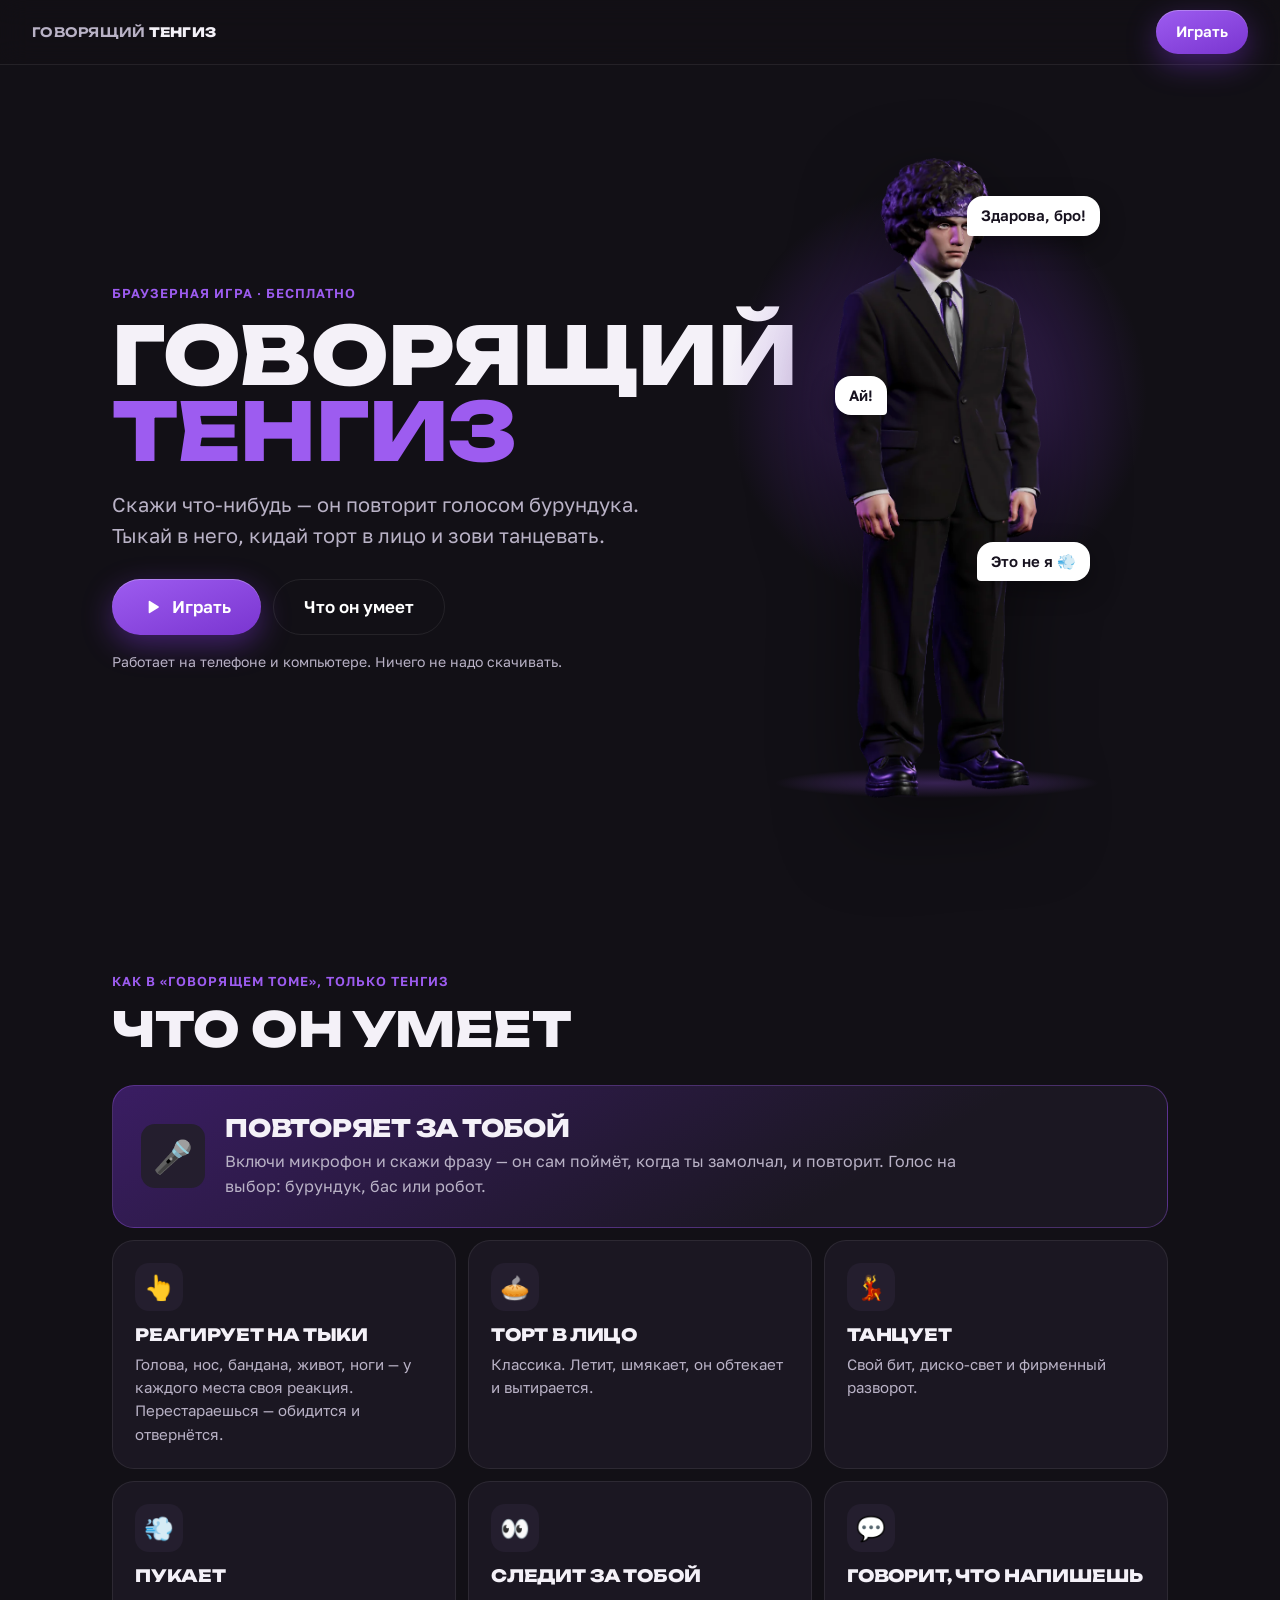
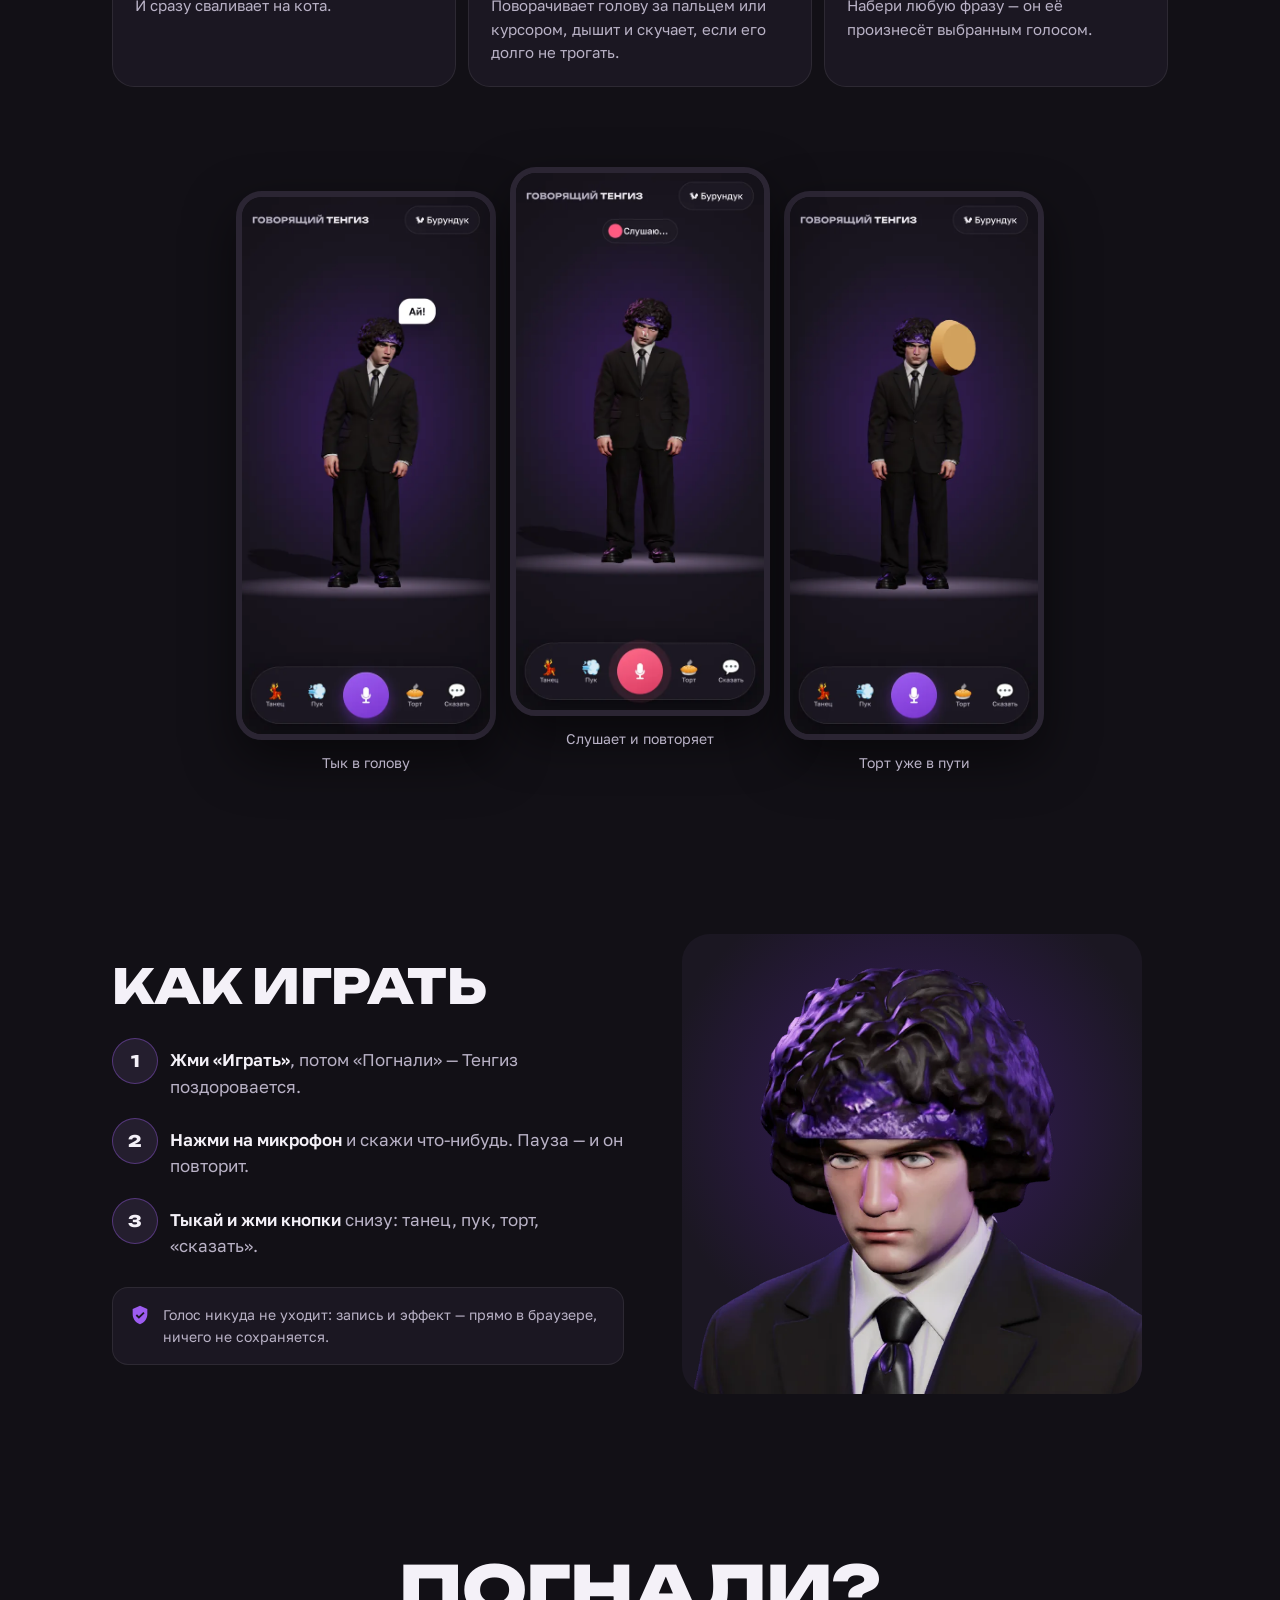
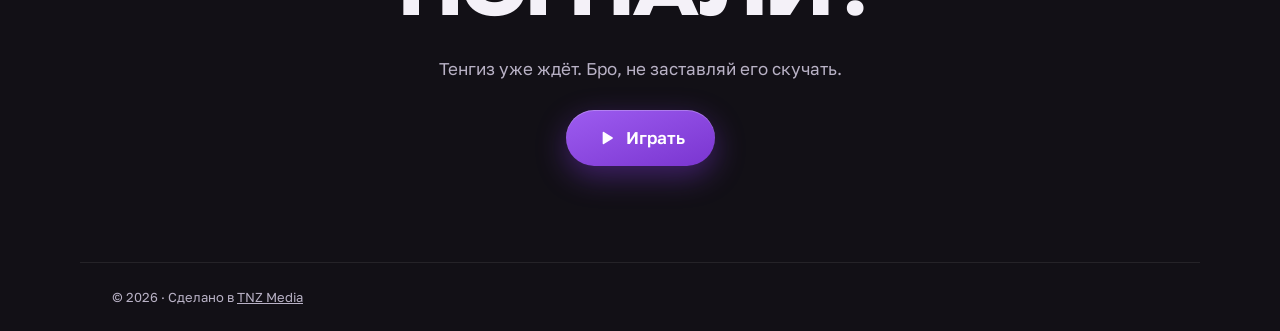
<file: public/tengiz/index.html>
<!doctype html>
<html lang="ru">
<head>
<meta charset="utf-8">
<meta name="viewport" content="width=device-width, initial-scale=1, viewport-fit=cover">
<title>Говорящий Тенгиз — браузерная игра</title>
<meta name="description" content="Скажи что-нибудь — Тенгиз повторит голосом бурундука. Тыкай, кидай торт в лицо, зови танцевать. Бесплатно, прямо в браузере.">
<meta name="theme-color" content="#121016">
<meta name="color-scheme" content="dark">
<link rel="canonical" href="https://tengizka.github.io/tnzmedia/tengiz/">
<meta property="og:type" content="website">
<meta property="og:title" content="Говорящий Тенгиз">
<meta property="og:description" content="Скажи что-нибудь — он повторит голосом бурундука. Тыкай, кидай торт, зови танцевать.">
<meta property="og:image" content="https://tengizka.github.io/tnzmedia/tengiz/img/og.png">
<meta property="og:url" content="https://tengizka.github.io/tnzmedia/tengiz/">
<meta name="twitter:card" content="summary_large_image">
<link rel="icon" href="../favicon.svg" type="image/svg+xml">
<link rel="preconnect" href="https://fonts.googleapis.com">
<link rel="preconnect" href="https://fonts.gstatic.com" crossorigin>
<link rel="stylesheet" href="https://fonts.googleapis.com/css2?family=Golos+Text:wght@400;500;600&family=Unbounded:wght@600;800&display=swap">
<link rel="stylesheet" href="landing.css">
<link rel="preload" as="image" href="img/tengiz.webp">
</head>
<body>
<a class="skip" href="#main">К содержимому</a>

<header class="top">
  <a class="brand" href="./" aria-label="Говорящий Тенгиз — на главную">Говорящий <b>Тенгиз</b></a>
  <a class="btn btn-sm" href="play/">Играть</a>
</header>

<main id="main">
  <section class="hero">
    <div class="hero-text">
      <p class="kicker">Браузерная игра · бесплатно</p>
      <h1>Говорящий <span>Тенгиз</span></h1>
      <p class="lead">Скажи что-нибудь — он повторит голосом бурундука. Тыкай в него, кидай торт в лицо и зови танцевать.</p>
      <div class="cta">
        <a class="btn" href="play/">
          <svg viewBox="0 0 24 24" aria-hidden="true"><path d="M8 5.6v12.8a1 1 0 0 0 1.5.86l10.2-6.4a1 1 0 0 0 0-1.72L9.5 4.74A1 1 0 0 0 8 5.6Z"/></svg>
          Играть
        </a>
        <a class="btn btn-ghost" href="#features">Что он умеет</a>
      </div>
      <p class="note">Работает на телефоне и компьютере. Ничего не надо скачивать.</p>
    </div>

    <div class="hero-art" aria-hidden="true">
      <div class="halo"></div>
      <img src="img/tengiz.webp" width="473" height="1454" alt="">
      <span class="say s1">Здарова, бро!</span>
      <span class="say s2">Ай!</span>
      <span class="say s3">Это не я 💨</span>
    </div>
  </section>

  <section class="features" id="features" aria-labelledby="f-title">
    <p class="kicker">Как в «Говорящем Томе», только Тенгиз</p>
    <h2 id="f-title">Что он умеет</h2>
    <ul class="grid">
      <li class="card card-wide">
        <span class="ico">🎤</span>
        <h3>Повторяет за тобой</h3>
        <p>Включи микрофон и скажи фразу — он сам поймёт, когда ты замолчал, и повторит. Голос на выбор: бурундук, бас или робот.</p>
      </li>
      <li class="card">
        <span class="ico">👆</span>
        <h3>Реагирует на тыки</h3>
        <p>Голова, нос, бандана, живот, ноги — у каждого места своя реакция. Перестараешься — обидится и отвернётся.</p>
      </li>
      <li class="card">
        <span class="ico">🥧</span>
        <h3>Торт в лицо</h3>
        <p>Классика. Летит, шмякает, он обтекает и вытирается.</p>
      </li>
      <li class="card">
        <span class="ico">💃</span>
        <h3>Танцует</h3>
        <p>Свой бит, диско-свет и фирменный разворот.</p>
      </li>
      <li class="card">
        <span class="ico">💨</span>
        <h3>Пукает</h3>
        <p>И сразу сваливает на кота.</p>
      </li>
      <li class="card">
        <span class="ico">👀</span>
        <h3>Следит за тобой</h3>
        <p>Поворачивает голову за пальцем или курсором, дышит и скучает, если его долго не трогать.</p>
      </li>
      <li class="card">
        <span class="ico">💬</span>
        <h3>Говорит, что напишешь</h3>
        <p>Набери любую фразу — он её произнесёт выбранным голосом.</p>
      </li>
    </ul>
  </section>

  <section class="shots" aria-labelledby="s-title">
    <h2 id="s-title" class="visually-hidden">Кадры из игры</h2>
    <div class="phones">
      <figure class="phone">
        <img src="img/shot-poke.webp" width="540" height="1169" loading="lazy" alt="Тенгиз после тыка в голову говорит «Ай!»">
        <figcaption>Тык в голову</figcaption>
      </figure>
      <figure class="phone phone-mid">
        <img src="img/shot-listen.webp" width="540" height="1169" loading="lazy" alt="Тенгиз слушает микрофон, сверху плашка «Слушаю…»">
        <figcaption>Слушает и повторяет</figcaption>
      </figure>
      <figure class="phone">
        <img src="img/shot-cake.webp" width="540" height="1169" loading="lazy" alt="В Тенгиза летит торт">
        <figcaption>Торт уже в пути</figcaption>
      </figure>
    </div>
  </section>

  <section class="how" aria-labelledby="h-title">
    <div class="how-text">
      <h2 id="h-title">Как играть</h2>
      <ol class="steps">
        <li><span><b>Жми «Играть»</b>, потом «Погнали» — Тенгиз поздоровается.</span></li>
        <li><span><b>Нажми на микрофон</b> и скажи что-нибудь. Пауза — и он повторит.</span></li>
        <li><span><b>Тыкай и жми кнопки</b> снизу: танец, пук, торт, «сказать».</span></li>
      </ol>
      <p class="private">
        <svg viewBox="0 0 24 24" aria-hidden="true"><path d="M12 2 4 5.5v5.8c0 5 3.4 9.4 8 10.7 4.6-1.3 8-5.7 8-10.7V5.5L12 2Zm-1.2 14.2-3.5-3.5 1.4-1.4 2.1 2.1 4.8-4.8 1.4 1.4-6.2 6.2Z"/></svg>
        Голос никуда не уходит: запись и эффект — прямо в браузере, ничего не сохраняется.
      </p>
    </div>
    <img class="how-art" src="img/tengiz-head.webp" width="700" height="700" loading="lazy" alt="Тенгиз крупным планом: кудри, фиолетовая бандана, костюм">
  </section>

  <section class="final">
    <h2>Погнали?</h2>
    <p>Тенгиз уже ждёт. Бро, не заставляй его скучать.</p>
    <a class="btn" href="play/">
      <svg viewBox="0 0 24 24" aria-hidden="true"><path d="M8 5.6v12.8a1 1 0 0 0 1.5.86l10.2-6.4a1 1 0 0 0 0-1.72L9.5 4.74A1 1 0 0 0 8 5.6Z"/></svg>
      Играть
    </a>
  </section>
</main>

<footer class="foot">
  <span>© 2026 · Сделано в <a href="../">TNZ Media</a></span>
</footer>
</body>
</html>
</file>
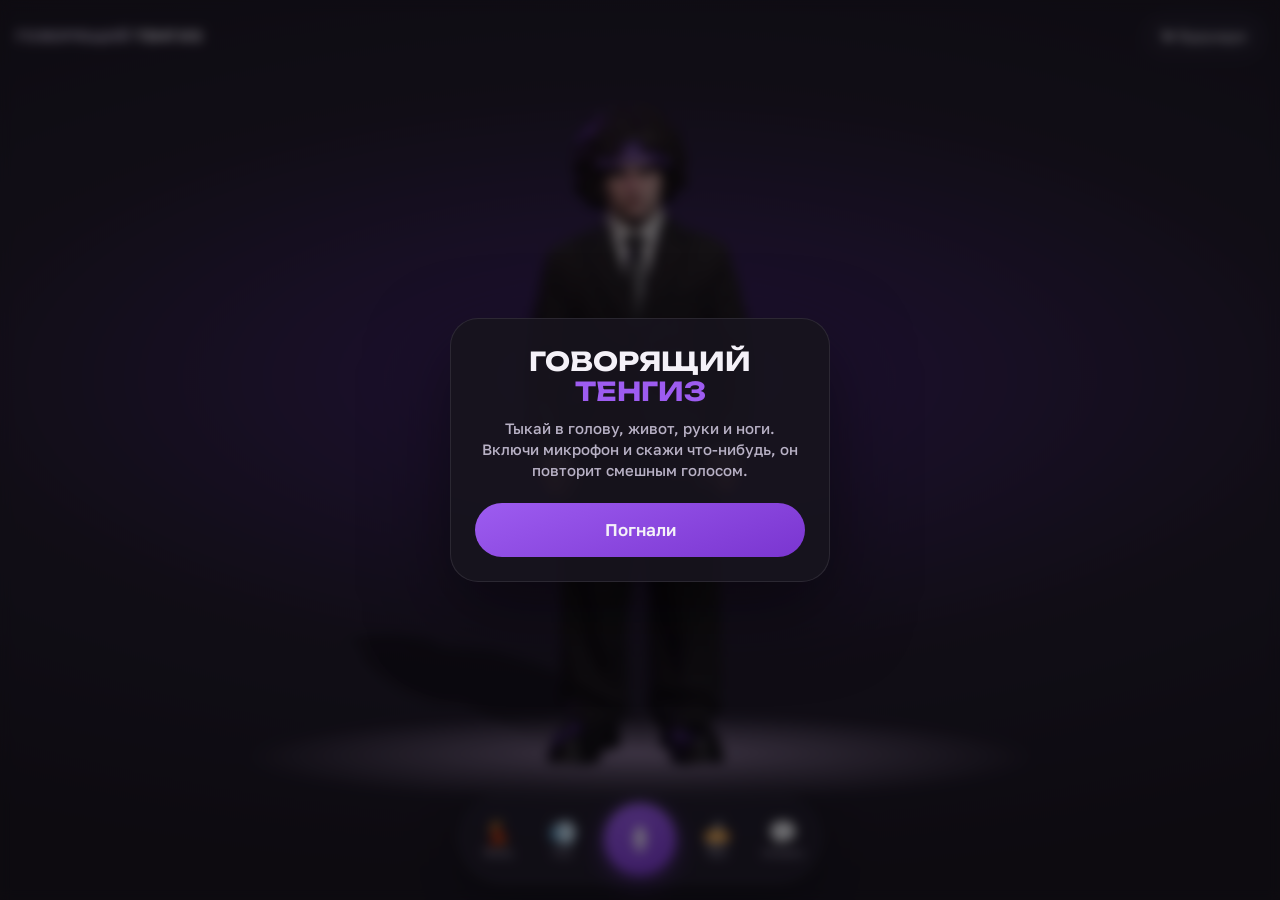
<file: public/tengiz/play/index.html>
<!doctype html>
<html lang="ru">
<head>
<meta charset="utf-8">
<meta name="viewport" content="width=device-width, initial-scale=1, viewport-fit=cover, user-scalable=no">
<title>Говорящий Тенгиз</title>
<meta name="description" content="Тыкай, корми тортом и говори в микрофон — Тенгиз повторит смешным голосом.">
<meta name="theme-color" content="#121016">
<meta name="robots" content="noindex">
<link rel="icon" href="../../favicon.svg" type="image/svg+xml">
<link rel="preconnect" href="https://fonts.googleapis.com">
<link rel="preconnect" href="https://fonts.gstatic.com" crossorigin>
<link rel="stylesheet" href="https://fonts.googleapis.com/css2?family=Golos+Text:wght@400;500;600&family=Unbounded:wght@700&display=swap">
<link rel="stylesheet" href="style.css">
<script type="importmap">{ "imports": { "three": "./vendor/three.module.min.js" } }</script>
</head>
<body>
<canvas id="scene" aria-label="Тенгиз. Тыкай в голову, живот, руки и ноги"></canvas>

<header class="top">
  <a class="logo" href="../">Говорящий <b>Тенгиз</b></a>
  <button class="chip" id="voice" type="button" aria-label="Сменить голос">🐿 Бурундук</button>
</header>

<div class="bubble" id="bubble" role="status" aria-live="polite" hidden></div>
<div class="listen" id="listen" hidden><i></i><span>Слушаю…</span></div>

<nav class="bar" aria-label="Действия">
  <button class="act" type="button" data-act="dance" aria-label="Танец"><span>💃</span><small>Танец</small></button>
  <button class="act" type="button" data-act="fart" aria-label="Пук"><span>💨</span><small>Пук</small></button>
  <button class="mic" id="mic" type="button" aria-pressed="false" aria-label="Говорить с Тенгизом">
    <svg viewBox="0 0 24 24" aria-hidden="true"><path d="M12 15a3.5 3.5 0 0 0 3.5-3.5v-6a3.5 3.5 0 1 0-7 0v6A3.5 3.5 0 0 0 12 15Zm6-3.5a1 1 0 1 0-2 0 4 4 0 0 1-8 0 1 1 0 1 0-2 0 6 6 0 0 0 5 5.9V20H8.5a1 1 0 1 0 0 2h7a1 1 0 1 0 0-2H13v-2.6a6 6 0 0 0 5-5.9Z"/></svg>
  </button>
  <button class="act" type="button" data-act="cake" aria-label="Торт в лицо"><span>🥧</span><small>Торт</small></button>
  <button class="act" type="button" id="typeBtn" aria-label="Написать, что сказать"><span>💬</span><small>Сказать</small></button>
</nav>

<form class="say" id="say" hidden>
  <input id="sayText" type="text" maxlength="160" placeholder="Что сказать Тенгизу?" autocomplete="off" enterkeyhint="send">
  <button type="submit">Сказать</button>
</form>

<div class="start" id="start">
  <div class="card">
    <h1>Говорящий<br><b>Тенгиз</b></h1>
    <p>Тыкай в голову, живот, руки и ноги. Включи микрофон и скажи что-нибудь, он повторит смешным голосом.</p>
    <button type="button" id="go" disabled>Загружаю…</button>
  </div>
</div>

<script type="module" src="game.js"></script>
</body>
</html>
</file>
<file: public/tengiz/landing.css>
:root {
  --bg: #121016;
  --surface: #1b1722;
  --raise: #241e2e;
  --line: rgba(255, 255, 255, 0.08);
  --purple: #7a35d0;
  --purple-hi: #9d5cf0;
  --ink: #f4f1f8;
  --muted: #b9b2c6;
  --f-body: 'Golos Text', system-ui, -apple-system, 'Segoe UI', sans-serif;
  --f-brand: 'Unbounded', var(--f-body);
  --gut: 16px;
  --maxw: 1120px;
  --safe-b: env(safe-area-inset-bottom, 0px);
}

* { box-sizing: border-box; }
html { scroll-behavior: smooth; }
body {
  margin: 0;
  background: var(--bg);
  color: var(--ink);
  font: 400 17px/1.55 var(--f-body);
  overflow-x: hidden;
  -webkit-font-smoothing: antialiased;
}
img { display: block; max-width: 100%; height: auto; }
a { color: inherit; }
h1, h2, h3 { margin: 0; font-family: var(--f-brand); font-weight: 800; letter-spacing: -0.01em; text-transform: uppercase; }
p { margin: 0; }

.skip { position: absolute; left: -999px; top: 8px; padding: 8px 14px; background: #fff; color: #111; border-radius: 8px; z-index: 10; }
.skip:focus { left: 8px; }
.visually-hidden { position: absolute; width: 1px; height: 1px; overflow: hidden; clip: rect(0 0 0 0); white-space: nowrap; }

section { padding: 72px var(--gut); max-width: var(--maxw); margin: 0 auto; }

.kicker { color: var(--purple-hi); font-weight: 600; font-size: 13px; letter-spacing: 0.08em; text-transform: uppercase; margin-bottom: 14px; }

/* ── кнопки ── */
.btn {
  display: inline-flex; align-items: center; justify-content: center; gap: 10px;
  min-height: 56px; padding: 0 30px; border-radius: 999px;
  background: linear-gradient(160deg, var(--purple-hi), var(--purple));
  color: #fff; text-decoration: none; font-weight: 600; font-size: 17px;
  box-shadow: 0 10px 30px rgba(122, 53, 208, 0.45), inset 0 1px 0 rgba(255, 255, 255, 0.25);
  transition: transform 0.2s cubic-bezier(0.34, 1.4, 0.5, 1), box-shadow 0.2s;
}
.btn svg { width: 20px; height: 20px; fill: currentColor; }
.btn:hover { transform: translateY(-2px); box-shadow: 0 14px 36px rgba(122, 53, 208, 0.6), inset 0 1px 0 rgba(255, 255, 255, 0.25); }
.btn:active { transform: scale(0.97); }
.btn:focus-visible { outline: 3px solid #fff; outline-offset: 3px; }
.btn-ghost { background: transparent; border: 1px solid var(--line); box-shadow: none; }
.btn-ghost:hover { background: rgba(255, 255, 255, 0.05); box-shadow: none; }
.btn-sm { min-height: 44px; padding: 0 20px; font-size: 15px; }

/* ── шапка ── */
.top {
  position: sticky; top: 0; z-index: 5;
  display: flex; align-items: center; justify-content: space-between;
  padding: 10px var(--gut);
  background: rgba(18, 16, 22, 0.72); backdrop-filter: blur(14px); -webkit-backdrop-filter: blur(14px);
  border-bottom: 1px solid var(--line);
}
.brand { font: 600 13px/1 var(--f-brand); text-transform: uppercase; letter-spacing: 0.02em; color: var(--muted); text-decoration: none; }
.brand b { color: var(--ink); font-weight: 800; }

/* ── первый экран ── */
.hero { display: grid; grid-template-columns: minmax(0, 1fr); gap: 28px; padding-top: 40px; padding-bottom: 32px; }
.hero h1 { font-size: clamp(2rem, 10.2vw, 5rem); line-height: 0.95; }
.hero h1 span { display: block; color: var(--purple-hi); }
.lead { margin-top: 20px; font-size: clamp(1.05rem, 2.2vw, 1.25rem); color: var(--muted); max-width: 30em; }
.cta { display: flex; flex-wrap: wrap; gap: 12px; margin-top: 28px; }
.note { margin-top: 16px; font-size: 14px; color: var(--muted); }

.hero-art { position: relative; height: min(118vw, 620px); display: flex; justify-content: center; }
.hero-art img { height: 100%; width: auto; max-width: 100%; object-fit: contain; position: relative; z-index: 1; filter: drop-shadow(0 30px 40px rgba(0, 0, 0, 0.5)); }
.halo {
  position: absolute; width: 92%; aspect-ratio: 1; border-radius: 50%; top: 4%;
  background: radial-gradient(circle, rgba(157, 92, 240, 0.5) 0%, rgba(122, 53, 208, 0.18) 45%, transparent 70%);
}
.hero-art::after {
  content: ''; position: absolute; bottom: 0; width: 70%; height: 30px; border-radius: 50%;
  background: radial-gradient(closest-side, rgba(157, 92, 240, 0.45), transparent);
}
.say {
  position: absolute; z-index: 2; padding: 8px 14px; border-radius: 16px 16px 16px 4px;
  background: #fff; color: #17121f; font-weight: 600; font-size: 15px; white-space: nowrap;
  box-shadow: 0 8px 24px rgba(0, 0, 0, 0.35);
  animation: float 4s ease-in-out infinite;
}
/* пузыри привязаны к центру фигуры, а не к краю колонки */
.s1 { top: 6%; left: calc(50% + 30px); }
.s2 { top: 34%; right: calc(50% + 50px); border-radius: 16px 16px 4px 16px; animation-delay: -1.3s; }
.s3 { top: 60%; left: calc(50% + 40px); animation-delay: -2.6s; }
@keyframes float { 50% { transform: translateY(-10px); } }

/* ── что умеет ── */
.features h2, .how h2 { font-size: clamp(1.9rem, 6vw, 3rem); line-height: 1; }
.grid { list-style: none; padding: 0; margin: 32px 0 0; display: grid; gap: 12px; }
.card { padding: 22px; border-radius: 22px; background: var(--surface); border: 1px solid var(--line); }
.card h3 { font-size: 17px; line-height: 1.2; margin: 14px 0 8px; }
.card p { color: var(--muted); font-size: 15px; }
.ico { display: grid; place-items: center; width: 48px; height: 48px; border-radius: 14px; background: var(--raise); font-size: 24px; }
.card-wide { background: linear-gradient(150deg, #3a1d63, var(--surface) 70%); border-color: rgba(157, 92, 240, 0.35); }

/* ── кадры ── */
.shots { padding-top: 24px; }
.phones { display: flex; gap: 14px; overflow-x: auto; scroll-snap-type: x mandatory; padding: 8px 4px 16px; margin: 0 calc(var(--gut) * -1); padding-inline: var(--gut); scrollbar-width: none; }
.phones::-webkit-scrollbar { display: none; }
.phone { flex: 0 0 62%; margin: 0; scroll-snap-align: center; }
.phone img { border-radius: 26px; border: 6px solid #2b2533; box-shadow: 0 20px 50px rgba(0, 0, 0, 0.5); }
.phone figcaption { margin-top: 12px; text-align: center; font-size: 14px; color: var(--muted); }

/* ── как играть ── */
.how { display: grid; gap: 32px; align-items: center; }
.steps { list-style: none; counter-reset: s; padding: 0; margin: 28px 0 0; display: grid; gap: 18px; }
.steps li { counter-increment: s; display: grid; grid-template-columns: 44px 1fr; gap: 14px; align-items: start; color: var(--muted); }
.steps li::before {
  content: counter(s); display: grid; place-items: center; width: 44px; height: 44px; border-radius: 50%;
  background: var(--raise); border: 1px solid rgba(157, 92, 240, 0.4); color: var(--ink); font: 800 16px/1 var(--f-brand);
}
.steps li > span { padding-top: 9px; }
.steps b { color: var(--ink); font-weight: 600; }
.private { display: flex; gap: 12px; align-items: flex-start; margin-top: 28px; padding: 16px; border-radius: 16px; background: var(--surface); border: 1px solid var(--line); font-size: 14px; color: var(--muted); }
.private svg { flex: none; width: 22px; height: 22px; fill: var(--purple-hi); }
.how-art { width: 100%; max-width: 460px; margin: 0 auto; border-radius: 28px; background: radial-gradient(circle at 50% 40%, #3a1d63, var(--surface) 70%); }

/* ── финал ── */
.final { text-align: center; padding-bottom: 96px; }
.final h2 { font-size: clamp(2.2rem, 9vw, 4.2rem); }
.final p { color: var(--muted); margin: 14px 0 28px; }

.foot {
  display: flex; flex-wrap: wrap; justify-content: space-between; gap: 8px;
  max-width: var(--maxw); margin: 0 auto; padding: 24px var(--gut) calc(24px + var(--safe-b));
  border-top: 1px solid var(--line); font-size: 13px; color: var(--muted);
}

/* ── шире ── */
@media (min-width: 720px) {
  :root { --gut: 32px; }
  .grid { grid-template-columns: repeat(3, 1fr); }
  .card-wide { grid-column: span 3; }
  .phones { justify-content: center; overflow: visible; margin: 0; padding-inline: 0; }
  .phone { flex: 0 1 260px; }
  .phone-mid { transform: translateY(-24px); }
}
@media (min-width: 960px) {
  .hero { grid-template-columns: minmax(0, 1.1fr) minmax(0, 0.9fr); align-items: center; min-height: calc(100vh - 66px); padding-top: 24px; }
  .hero-art { height: 640px; }
  .card-wide { display: grid; grid-template-columns: 64px 1fr; column-gap: 20px; align-items: center; padding: 28px; }
  .card-wide .ico { width: 64px; height: 64px; font-size: 32px; grid-row: span 2; }
  .card-wide h3 { font-size: 24px; margin: 0 0 6px; }
  .card-wide p { font-size: 16px; max-width: 46em; }
  .how { grid-template-columns: minmax(0, 1fr) minmax(0, 1fr); }
}

@media (prefers-reduced-motion: reduce) {
  html { scroll-behavior: auto; }
  .say { animation: none; }
  .btn { transition: none; }
}
</file>
<file: public/tengiz/play/style.css>
:root {
  --bg: #121016;
  --glow: #3a1d63;
  --purple: #7a35d0;
  --purple-hi: #9d5cf0;
  --skin: #f0b896;
  --ink: #f4f1f8;
  --muted: #b9b2c6;
  --glass: rgba(30, 27, 38, 0.72);
  --line: rgba(255, 255, 255, 0.09);
  --f-body: 'Golos Text', system-ui, -apple-system, 'Segoe UI', sans-serif;
  --f-brand: 'Unbounded', var(--f-body);
  --safe-b: env(safe-area-inset-bottom, 0px);
  --safe-t: env(safe-area-inset-top, 0px);
}

* { box-sizing: border-box; -webkit-tap-highlight-color: transparent; }

html, body {
  margin: 0;
  height: 100%;
  overflow: hidden;
  background: radial-gradient(120% 70% at 50% 42%, var(--glow) 0%, #1b1622 45%, var(--bg) 80%);
  color: var(--ink);
  font: 500 16px/1.4 var(--f-body);
  user-select: none;
  -webkit-user-select: none;
  touch-action: manipulation;
}

#scene { position: fixed; inset: 0; width: 100%; height: 100%; display: block; cursor: pointer; }

button { font: inherit; color: inherit; cursor: pointer; }

/* ── шапка ── */
.top {
  position: fixed; left: 0; right: 0; top: 0;
  display: flex; align-items: center; justify-content: space-between; gap: 12px;
  padding: calc(14px + var(--safe-t)) 16px 0;
  pointer-events: none;
}
.top > * { pointer-events: auto; }
.logo { text-decoration: none; font: 700 13px/1.1 var(--f-brand); letter-spacing: 0.02em; text-transform: uppercase; color: var(--muted); }
.logo b { color: var(--ink); }
.chip {
  min-height: 44px; padding: 0 16px; border-radius: 999px;
  border: 1px solid var(--line); background: var(--glass); backdrop-filter: blur(12px);
  font-size: 14px; white-space: nowrap;
}
.chip:active { transform: scale(0.96); }

/* ── нижняя панель ── */
.bar {
  position: fixed; left: 50%; bottom: calc(16px + var(--safe-b)); transform: translateX(-50%);
  display: flex; align-items: center; gap: 8px;
  padding: 8px; border-radius: 999px;
  background: var(--glass); border: 1px solid var(--line); backdrop-filter: blur(14px);
  box-shadow: 0 12px 40px rgba(0, 0, 0, 0.45);
}
.act {
  width: 58px; height: 58px; border: 0; border-radius: 50%; background: transparent;
  display: grid; place-items: center; align-content: center; gap: 1px;
  transition: background 0.2s, transform 0.15s;
}
.act span { font-size: 24px; line-height: 1; }
.act small { font-size: 10px; color: var(--muted); }
.act:hover { background: rgba(255, 255, 255, 0.06); }
.act:active { transform: scale(0.9); }
.act[aria-pressed='true'] { background: rgba(157, 92, 240, 0.22); }

.mic {
  width: 72px; height: 72px; margin: 0 4px; border: 0; border-radius: 50%;
  background: linear-gradient(160deg, var(--purple-hi), var(--purple));
  display: grid; place-items: center;
  box-shadow: 0 6px 22px rgba(122, 53, 208, 0.55), inset 0 1px 0 rgba(255, 255, 255, 0.3);
  transition: transform 0.15s, box-shadow 0.3s;
}
.mic svg { width: 30px; height: 30px; fill: #fff; }
.mic:active { transform: scale(0.92); }
.mic[aria-pressed='true'] { background: linear-gradient(160deg, #ff6b8b, #d93a62); box-shadow: 0 0 0 0 rgba(255, 90, 130, 0.6); animation: ring 1.6s infinite; }
@keyframes ring { 70% { box-shadow: 0 0 0 16px rgba(255, 90, 130, 0); } 100% { box-shadow: 0 0 0 0 rgba(255, 90, 130, 0); } }

/* ── поле «сказать» ── */
.say {
  position: fixed; left: 16px; right: 16px; bottom: calc(108px + var(--safe-b));
  max-width: 480px; margin: 0 auto;
  display: flex; gap: 8px; padding: 6px;
  border-radius: 999px; background: var(--glass); border: 1px solid var(--line); backdrop-filter: blur(14px);
}
.say[hidden] { display: none; }
.say input {
  flex: 1; min-width: 0; height: 44px; padding: 0 16px; border: 0; border-radius: 999px;
  background: rgba(255, 255, 255, 0.06); color: var(--ink); font: inherit; font-size: 16px; outline: none;
}
.say input::placeholder { color: var(--muted); }
.say button { height: 44px; padding: 0 18px; border: 0; border-radius: 999px; background: var(--purple); font-weight: 600; }

/* ── реплики ── */
.bubble {
  position: fixed; left: 0; top: 0; z-index: 2;
  max-width: min(260px, 70vw); padding: 10px 16px;
  border-radius: 18px 18px 18px 4px; background: #fff; color: #17121f;
  font-weight: 600; font-size: 16px; line-height: 1.25;
  box-shadow: 0 8px 30px rgba(0, 0, 0, 0.35);
  pointer-events: none; transform-origin: 0 100%;
  animation: pop 0.35s cubic-bezier(0.34, 1.5, 0.5, 1);
}
.bubble[hidden] { display: none; }
@keyframes pop { from { opacity: 0; scale: 0.5; } }

.listen {
  position: fixed; left: 50%; top: calc(72px + var(--safe-t)); transform: translateX(-50%);
  display: flex; align-items: center; gap: 8px; padding: 8px 14px; border-radius: 999px;
  background: var(--glass); border: 1px solid var(--line); font-size: 14px; color: var(--muted);
}
.listen[hidden] { display: none; }
.listen i { width: 10px; height: 10px; border-radius: 50%; background: #ff5a82; transition: transform 0.08s; }
.listen.rec span { color: var(--ink); }

/* ── старт ── */
.start {
  position: fixed; inset: 0; z-index: 5; display: grid; place-items: center; padding: 16px;
  background: rgba(10, 8, 14, 0.55); backdrop-filter: blur(6px);
  transition: opacity 0.4s;
}
.start.out { opacity: 0; pointer-events: none; }
.card {
  width: min(380px, 100%); padding: 28px 24px 24px; border-radius: 28px; text-align: center;
  background: rgba(24, 21, 31, 0.9); border: 1px solid var(--line);
  box-shadow: 0 30px 80px rgba(0, 0, 0, 0.5);
}
.card h1 { margin: 0 0 12px; font: 700 26px/1.15 var(--f-brand); text-transform: uppercase; }
.card h1 b { color: var(--purple-hi); }
.card p { margin: 0 0 22px; color: var(--muted); font-size: 15px; }
.card button {
  width: 100%; height: 54px; border: 0; border-radius: 999px;
  background: linear-gradient(160deg, var(--purple-hi), var(--purple)); font-weight: 600; font-size: 17px;
}
.card button:disabled { opacity: 0.6; cursor: wait; }

@media (max-width: 360px) {
  .act { width: 50px; height: 50px; }
  .mic { width: 64px; height: 64px; }
}
</file>
